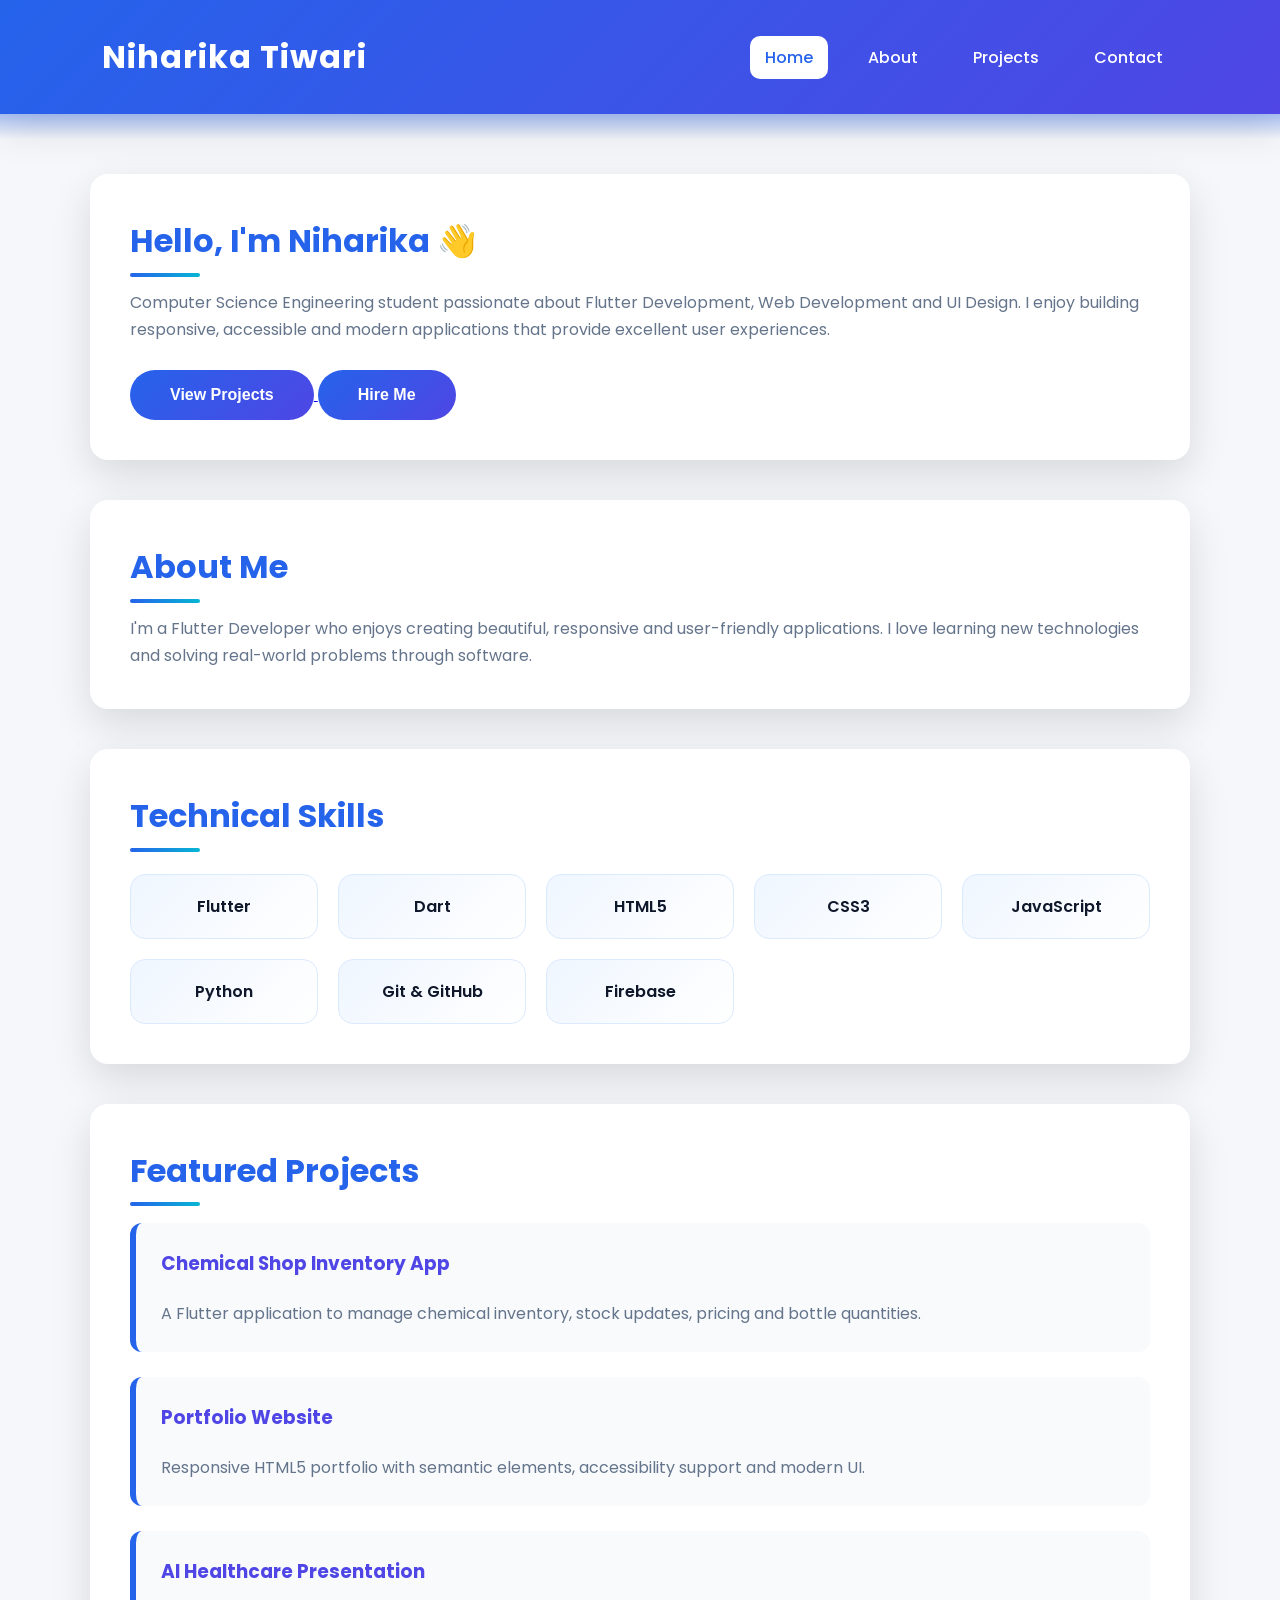
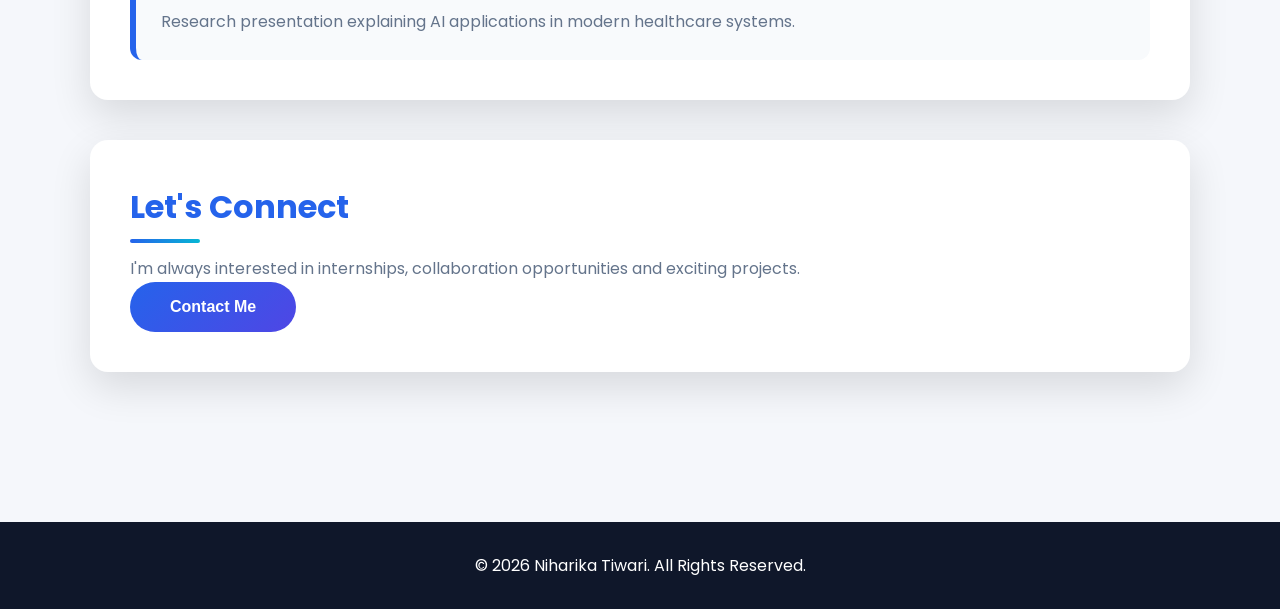
<file: Task1/index.html>
<!DOCTYPE html>
<html lang="en">

<head>
    <meta charset="UTF-8">
    <meta name="viewport"
          content="width=device-width, initial-scale=1.0">

    <title>Niharika Tiwari | Flutter Developer Portfolio</title>

    <meta name="description"
          content="Portfolio of Niharika Tiwari, Flutter Developer and Computer Science Student.">

    <meta name="keywords"
          content="Flutter, Portfolio, Web Developer, Student, HTML5">

    <meta name="author"
          content="Niharika Tiwari">

    <meta name="robots"
          content="index, follow">

    <link rel="stylesheet" href="css/style.css">
</head>

<body>

<body>

<a href="#main-content" class="skip-link">Skip to Main Content</a>

<header role="banner">

    <h1>Niharika Tiwari</h1>

    <nav aria-label="Primary Navigation">

        <ul>

            <li><a href="index.html" aria-current="page">Home</a></li>
            <li><a href="about.html">About</a></li>
            <li><a href="projects.html">Projects</a></li>
            <li><a href="contact.html">Contact</a></li>

        </ul>

    </nav>

</header>

<main id="main-content">

    <!-- Hero Section -->
    <section>

        <h2>Hello, I'm Niharika 👋</h2>

        <p>
            Computer Science Engineering student passionate about
            Flutter Development, Web Development and UI Design.
            I enjoy building responsive, accessible and modern
            applications that provide excellent user experiences.
        </p>

        <br>

        <a href="projects.html">
            <button>View Projects</button>
        </a>

        <a href="contact.html">
            <button>Hire Me</button>
        </a>

    </section>

    <!-- About Preview -->
    <section>

        <h2>About Me</h2>

        <p>

            I'm a Flutter Developer who enjoys creating beautiful,
            responsive and user-friendly applications.
            I love learning new technologies and solving
            real-world problems through software.

        </p>

    </section>

    <!-- Skills -->

    <section>

        <h2>Technical Skills</h2>

        <ul>

            <li>Flutter</li>
            <li>Dart</li>
            <li>HTML5</li>
            <li>CSS3</li>
            <li>JavaScript</li>
            <li>Python</li>
            <li>Git & GitHub</li>
            <li>Firebase</li>

        </ul>

    </section>

    <!-- Featured Projects -->

    <section>

        <h2>Featured Projects</h2>

        <article>

            <h3>Chemical Shop Inventory App</h3>

            <p>

                A Flutter application to manage chemical inventory,
                stock updates, pricing and bottle quantities.

            </p>

        </article>

        <article>

            <h3>Portfolio Website</h3>

            <p>

                Responsive HTML5 portfolio with semantic elements,
                accessibility support and modern UI.

            </p>

        </article>

        <article>

            <h3>AI Healthcare Presentation</h3>

            <p>

                Research presentation explaining AI applications
                in modern healthcare systems.

            </p>

        </article>

    </section>

    <!-- Contact Preview -->

    <section>

        <h2>Let's Connect</h2>

        <p>

            I'm always interested in internships,
            collaboration opportunities and exciting projects.

        </p>

        <a href="contact.html">
            <button>Contact Me</button>
        </a>

    </section>

</main>

<footer>

    <p>&copy; 2026 Niharika Tiwari. All Rights Reserved.</p>

</footer>

</body>

</body>

</html>
</file>
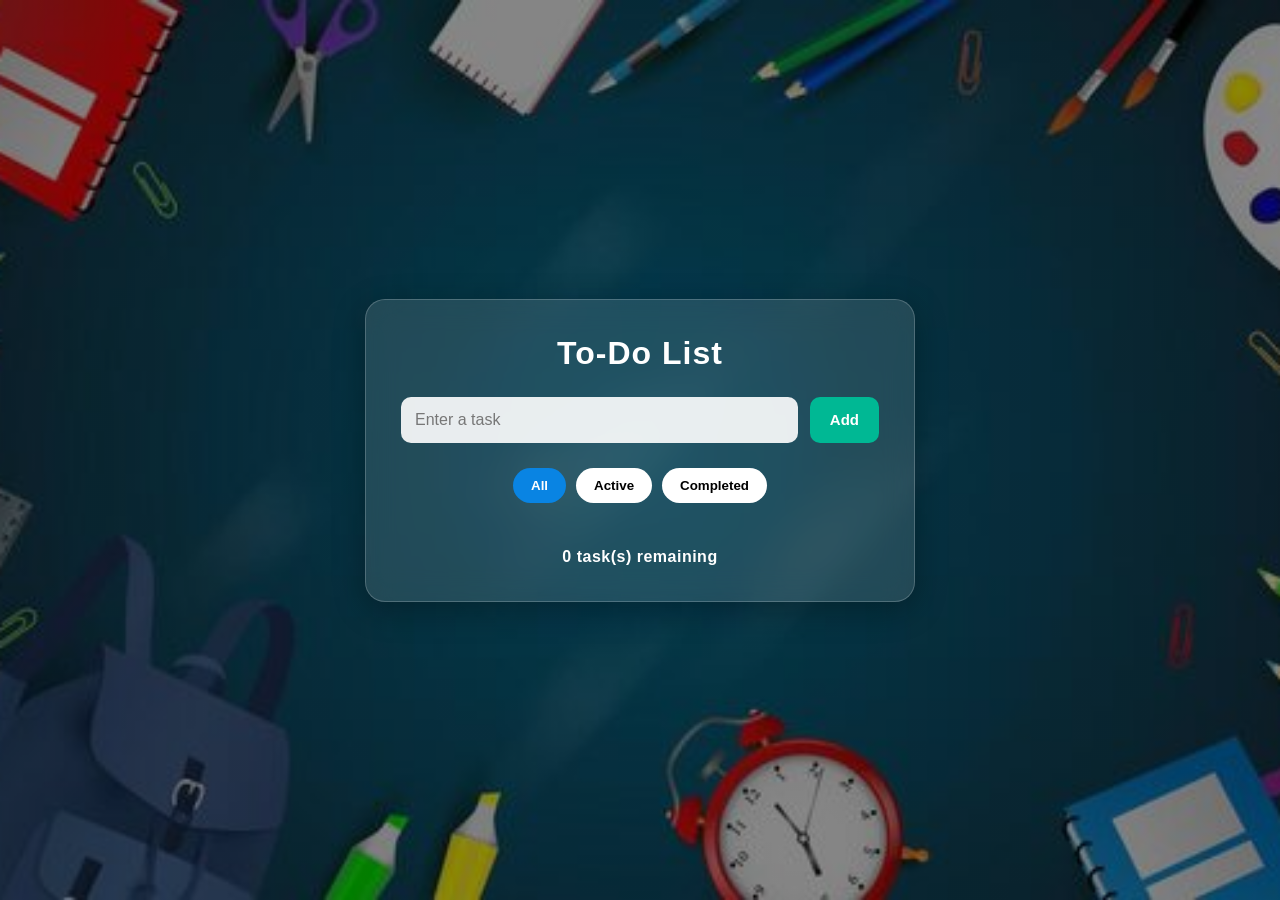
<file: Task3/index.html>
<!DOCTYPE html>
<html lang="en">
<head>
    <meta charset="UTF-8">
    <meta name="viewport"
          content="width=device-width, initial-scale=1.0">
    <title>To-Do App</title>

    <link rel="stylesheet" href="style.css">
</head>
<body>

<div class="container">

    <h1>To-Do List</h1>

    <div class="input-section">

        <input
            type="text"
            id="taskInput"
            placeholder="Enter a task">

        <button id="addBtn">
            Add
        </button>

    </div>

    <div class="filters">

        <button class="filter active"
                data-filter="all">
            All
        </button>

        <button class="filter"
                data-filter="active">
            Active
        </button>

        <button class="filter"
                data-filter="completed">
            Completed
        </button>

    </div>

    <ul id="taskList"></ul>

    <p id="taskCount"></p>

</div>

<script src="script.js"></script>

</body>
</html>
</file>
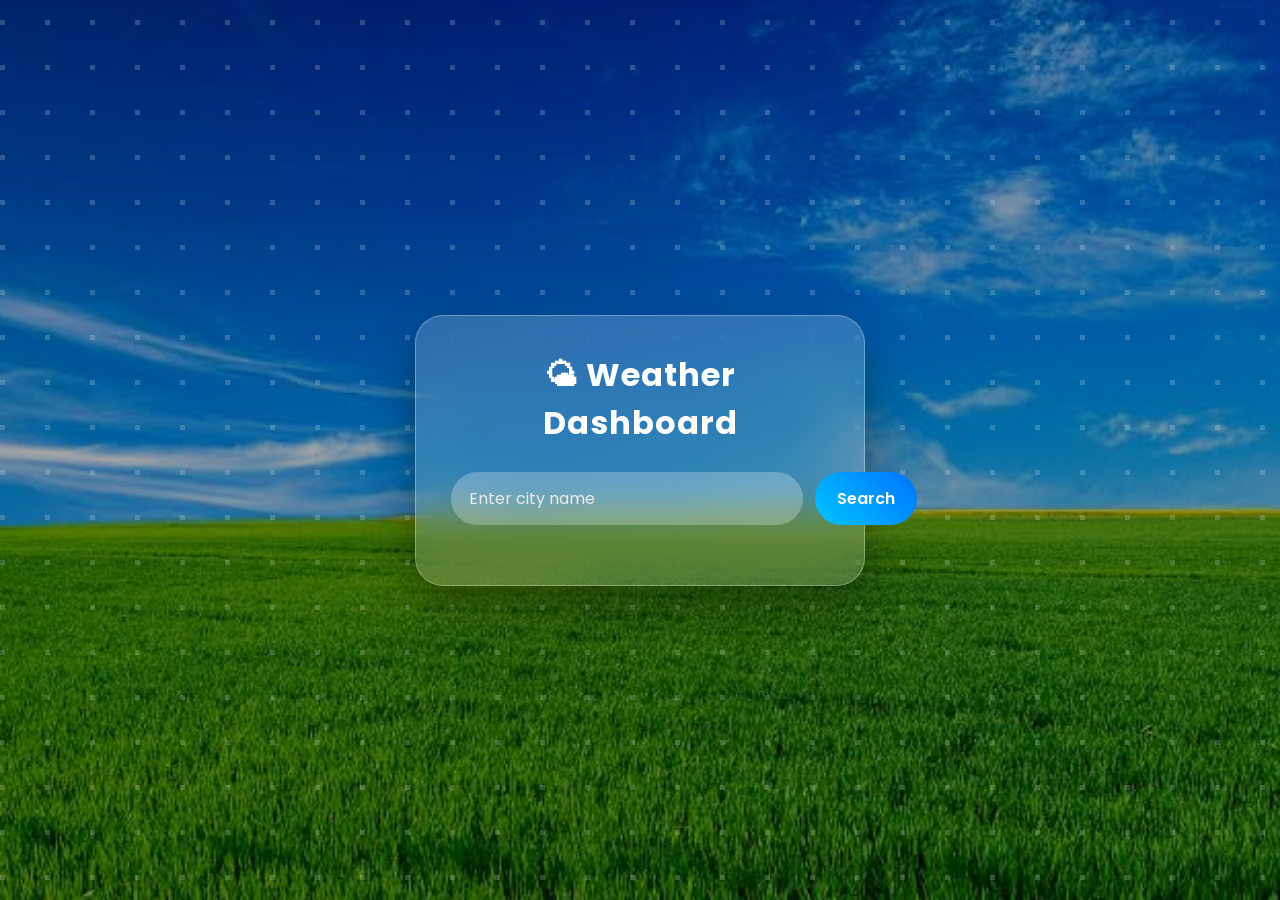
<file: Task4/index.html>
<!DOCTYPE html>
<html lang="en">

<head>
    <meta charset="UTF-8">
    <meta name="viewport" content="width=device-width, initial-scale=1.0">
    <title>Weather Dashboard</title>

    <link rel="stylesheet" href="style.css">
</head>

<body>

    <div class="container">

        <h1>🌤 Weather Dashboard</h1>

        <div class="search-box">
            <input
                type="text"
                id="cityInput"
                placeholder="Enter city name">

            <button id="searchBtn">
                Search
            </button>
        </div>

        <div id="loading" class="loading">
            Loading...
        </div>

        <div id="error" class="error"></div>

        <div class="weather-card" id="weatherCard">

            <h2 id="cityName"></h2>

            <img id="weatherIcon">

            <h1 id="temperature"></h1>

            <p id="description"></p>

            <div class="details">

                <div class="box">
                    <h3>Humidity</h3>
                    <p id="humidity"></p>
                </div>

                <div class="box">
                    <h3>Wind Speed</h3>
                    <p id="wind"></p>
                </div>

                <div class="box">
                    <h3>Feels Like</h3>
                    <p id="feels"></p>
                </div>

            </div>

        </div>

    </div>

<script src="script.js"></script>

</body>
</html>
</file>
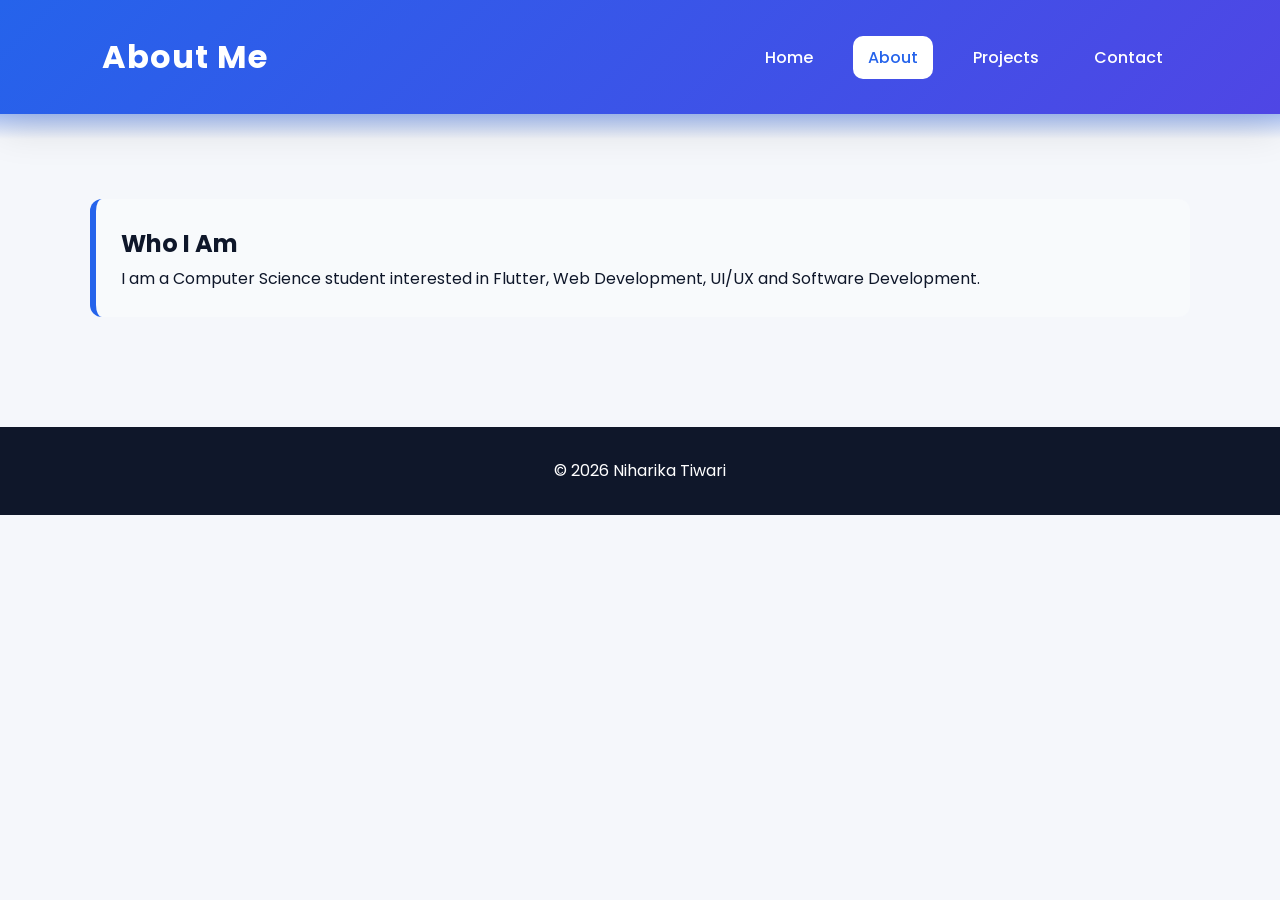
<file: Task1/about.html>
<!DOCTYPE html>
<html lang="en">

<head>

<meta charset="UTF-8">

<meta name="viewport" content="width=device-width, initial-scale=1.0">

<title>About | Niharika Tiwari</title>

<meta name="description"
content="Learn more about Flutter developer Niharika Tiwari.">

<link rel="stylesheet" href="css/style.css">

</head>

<body>

<header>

<h1>About Me</h1>

<nav aria-label="Primary Navigation">

<ul>

<li><a href="index.html">Home</a></li>

<li><a href="about.html" aria-current="page">About</a></li>

<li><a href="projects.html">Projects</a></li>

<li><a href="contact.html">Contact</a></li>

</ul>

</nav>

</header>

<main>

<article>

<h2>Who I Am</h2>

<p>

I am a Computer Science student interested in Flutter,
Web Development, UI/UX and Software Development.

</p>

</article>

</main>

<footer>

<p>&copy; 2026 Niharika Tiwari</p>

</footer>

</body>

</html>
</file>
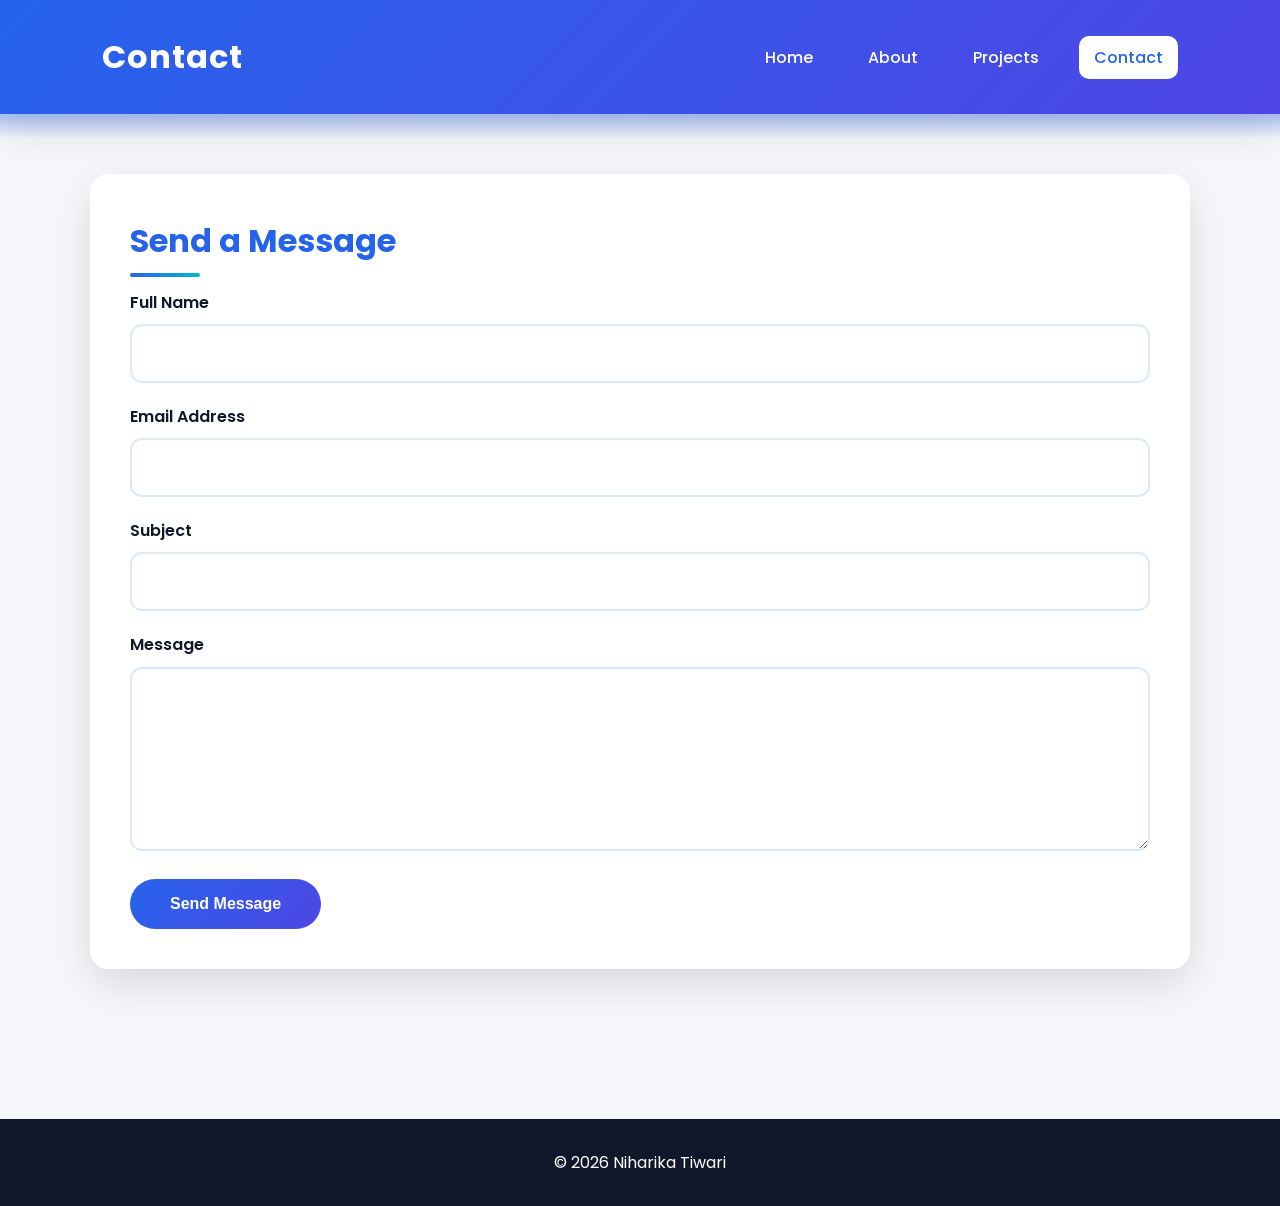
<file: Task1/contact.html>
<!DOCTYPE html>

<html lang="en">

<head>

<meta charset="UTF-8">

<meta name="viewport"
content="width=device-width, initial-scale=1.0">

<title>Contact</title>

<meta name="description"
content="Contact Niharika Tiwari">

<link rel="stylesheet" href="css/style.css">

</head>

<body>

<header>

<h1>Contact</h1>

<nav aria-label="Primary Navigation">

<ul>

<li><a href="index.html">Home</a></li>

<li><a href="about.html">About</a></li>

<li><a href="projects.html">Projects</a></li>

<li><a href="contact.html" aria-current="page">Contact</a></li>

</ul>

</nav>

</header>

<main>

<section>

<h2>Send a Message</h2>

<form action="#"
method="post"
aria-label="Contact Form">

<div>

<label for="name">Full Name</label>

<input
type="text"
id="name"
name="name"
required
autocomplete="name">

</div>

<div>

<label for="email">Email Address</label>

<input
type="email"
id="email"
name="email"
required
autocomplete="email">

</div>

<div>

<label for="subject">Subject</label>

<input
type="text"
id="subject"
name="subject"
required>

</div>

<div>

<label for="message">Message</label>

<textarea
id="message"
name="message"
rows="6"
required></textarea>

</div>

<button type="submit">

Send Message

</button>

</form>

</section>

</main>

<footer>

<p>&copy; 2026 Niharika Tiwari</p>

</footer>

</body>

</html>
</file>
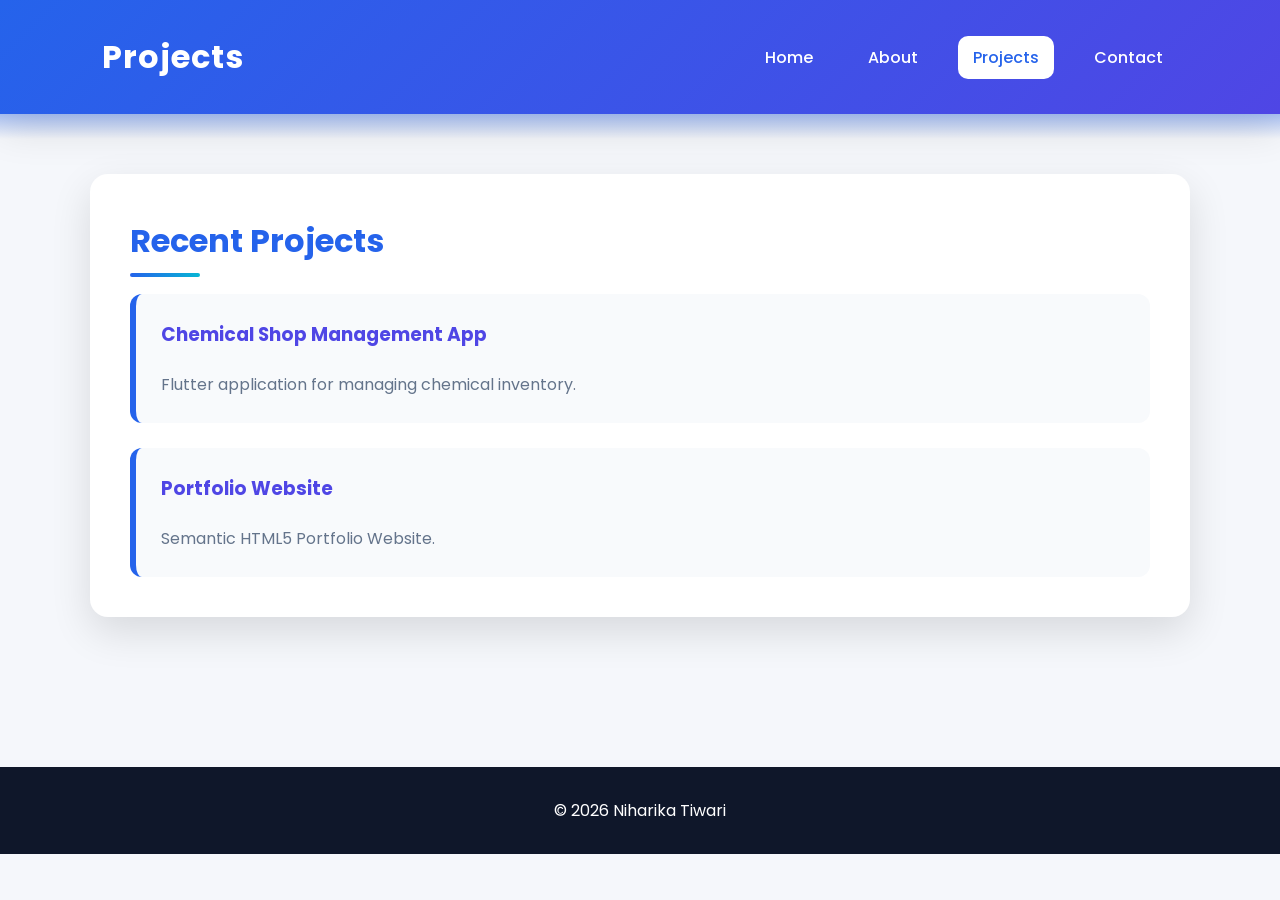
<file: Task1/projects.html>
<!DOCTYPE html>

<html lang="en">

<head>

<meta charset="UTF-8">

<meta name="viewport"
content="width=device-width, initial-scale=1.0">

<title>Projects</title>

<meta name="description"
content="Portfolio Projects">

<link rel="stylesheet" href="css/style.css">

</head>

<body>

<header>

<h1>Projects</h1>

<nav aria-label="Primary Navigation">

<ul>

<li><a href="index.html">Home</a></li>

<li><a href="about.html">About</a></li>

<li><a href="projects.html" aria-current="page">Projects</a></li>

<li><a href="contact.html">Contact</a></li>

</ul>

</nav>

</header>

<main>

<section>

<h2>Recent Projects</h2>

<article>

<h3>Chemical Shop Management App</h3>

<p>

Flutter application for managing chemical inventory.

</p>

</article>

<article>

<h3>Portfolio Website</h3>

<p>

Semantic HTML5 Portfolio Website.

</p>

</article>

</section>

</main>

<footer>

<p>&copy; 2026 Niharika Tiwari</p>

</footer>

</body>

</html>
</file>
<file: Task1/css/style.css>
/* ===========================
   GOOGLE FONT
=========================== */
@import url('https://fonts.googleapis.com/css2?family=Poppins:wght@300;400;500;600;700;800&display=swap');

/* ===========================
   CSS VARIABLES
=========================== */
:root{
    --primary:#2563eb;
    --secondary:#4f46e5;
    --accent:#06b6d4;
    --dark:#0f172a;
    --light:#f8fafc;
    --gray:#64748b;
    --white:#ffffff;
    --success:#22c55e;

    --shadow:0 15px 40px rgba(0,0,0,.12);
    --radius:18px;
    --transition:.35s ease;
}

/* ===========================
   RESET
=========================== */
*{
    margin:0;
    padding:0;
    box-sizing:border-box;
}

html{
    scroll-behavior:smooth;
}

body{
    font-family:'Poppins',sans-serif;
    background:#f5f7fb;
    color:var(--dark);
    line-height:1.7;
}

/* ===========================
   ACCESSIBILITY
=========================== */

.skip-link{
    position:absolute;
    left:-999px;
    top:10px;
    background:var(--primary);
    color:#fff;
    padding:12px 18px;
    border-radius:8px;
    z-index:1000;
    text-decoration:none;
}

.skip-link:focus{
    left:20px;
}

/* ===========================
   HEADER
=========================== */

header{

    background:linear-gradient(135deg,#2563eb,#4f46e5);

    color:white;

    padding:30px 8%;

    display:flex;

    justify-content:space-between;

    align-items:center;

    flex-wrap:wrap;

    box-shadow:var(--shadow);

    position:sticky;

    top:0;

    z-index:999;

}

header h1{

    font-size:2rem;

    font-weight:700;

    letter-spacing:1px;

}

/* ===========================
   NAVIGATION
=========================== */

nav ul{

    display:flex;

    list-style:none;

    gap:25px;

}

nav a{

    color:white;

    text-decoration:none;

    font-weight:500;

    transition:var(--transition);

    padding:10px 15px;

    border-radius:10px;

}

nav a:hover,
nav a:focus{

    background:rgba(255,255,255,.15);

}

nav a[aria-current="page"]{

    background:white;

    color:var(--primary);

}

/* ===========================
   MAIN
=========================== */

main{

    width:min(1100px,92%);

    margin:auto;

    padding:60px 0;

}

/* ===========================
   SECTION
=========================== */

section{

    background:white;

    margin-bottom:40px;

    padding:40px;

    border-radius:var(--radius);

    box-shadow:var(--shadow);

    transition:var(--transition);

}

section:hover{

    transform:translateY(-6px);

}

section h2{

    font-size:2rem;

    margin-bottom:20px;

    color:var(--primary);

    position:relative;

}

section h2::after{

    content:"";

    position:absolute;

    left:0;

    bottom:-8px;

    width:70px;

    height:4px;

    background:linear-gradient(to right,var(--primary),var(--accent));

    border-radius:20px;

}

section p{

    color:var(--gray);

    margin-top:20px;

}

/* ===========================
   SKILLS LIST
=========================== */

section ul{

    display:grid;

    grid-template-columns:repeat(auto-fit,minmax(170px,1fr));

    gap:20px;

    margin-top:30px;

}

section li{

    list-style:none;

    background:linear-gradient(135deg,#eff6ff,#ffffff);

    padding:18px;

    border-radius:15px;

    text-align:center;

    font-weight:600;

    transition:.3s;

    border:1px solid #dbeafe;

}

section li:hover{

    transform:translateY(-5px);

    background:linear-gradient(135deg,#2563eb,#06b6d4);

    color:white;

}

/* ===========================
   ARTICLES
=========================== */

article{

    background:#f8fafc;

    padding:25px;

    border-left:6px solid var(--primary);

    margin-top:25px;

    border-radius:12px;

    transition:var(--transition);

}

article:hover{

    transform:scale(1.02);

    box-shadow:var(--shadow);

}

article h3{

    color:var(--secondary);

    margin-bottom:10px;

}

/* ===========================
   FORM
=========================== */

form{

    display:flex;

    flex-direction:column;

    gap:20px;

}

label{

    font-weight:600;

    margin-bottom:8px;

    display:block;

}

input,
textarea{

    width:100%;

    padding:15px;

    border:2px solid #dbeafe;

    border-radius:12px;

    font-size:1rem;

    font-family:inherit;

    transition:var(--transition);

    background:white;

}

input:focus,
textarea:focus{

    outline:none;

    border-color:var(--primary);

    box-shadow:0 0 0 4px rgba(37,99,235,.15);

}

textarea{

    resize:vertical;

    min-height:160px;

}

/* ===========================
   BUTTON
=========================== */

button{

    align-self:flex-start;

    background:linear-gradient(135deg,var(--primary),var(--secondary));

    color:white;

    border:none;

    padding:16px 40px;

    font-size:1rem;

    font-weight:600;

    border-radius:50px;

    cursor:pointer;

    transition:var(--transition);

}

button:hover{

    transform:translateY(-3px);

    box-shadow:0 15px 25px rgba(37,99,235,.35);

}

button:active{

    transform:scale(.97);

}

/* ===========================
   FOOTER
=========================== */

footer{

    background:var(--dark);

    color:white;

    text-align:center;

    padding:30px;

    margin-top:50px;

}

/* ===========================
   LINKS
=========================== */

a{

    transition:var(--transition);

}

a:focus-visible,
button:focus-visible,
input:focus-visible,
textarea:focus-visible{

    outline:3px solid var(--accent);

    outline-offset:3px;

}

/* ===========================
   HERO EFFECT
=========================== */

header::after{

    content:"";

    position:absolute;

    bottom:-25px;

    left:0;

    width:100%;

    height:25px;

    background:linear-gradient(to bottom,
        rgba(37,99,235,.35),
        transparent);

}

/* ===========================
   SCROLLBAR
=========================== */

::-webkit-scrollbar{

    width:10px;

}

::-webkit-scrollbar-track{

    background:#e2e8f0;

}

::-webkit-scrollbar-thumb{

    background:linear-gradient(var(--primary),var(--accent));

    border-radius:10px;

}

/* ===========================
   RESPONSIVE
=========================== */

@media (max-width:768px){

header{

    flex-direction:column;

    gap:20px;

    text-align:center;

}

nav ul{

    flex-wrap:wrap;

    justify-content:center;

}

section{

    padding:25px;

}

section h2{

    font-size:1.6rem;

}

button{

    width:100%;

}

}

@media (max-width:500px){

header h1{

    font-size:1.5rem;

}

nav ul{

    gap:10px;

}

nav a{

    font-size:.95rem;

    padding:8px 12px;

}

section{

    padding:20px;

}

}
</file>
<file: Task3/style.css>
* {
    margin: 0;
    padding: 0;
    box-sizing: border-box;
    font-family: "Poppins", sans-serif;
}

body {
    min-height: 100vh;
    display: flex;
    justify-content: center;
    align-items: center;

    /* Background Image */
    background: linear-gradient(rgba(0,0,0,0.45),
                rgba(0,0,0,0.45)),
                url("bg.jpg") center/cover no-repeat;

    padding: 20px;
}

.container {
    width: 100%;
    max-width: 550px;

    background: rgba(255,255,255,0.12);
    backdrop-filter: blur(15px);
    -webkit-backdrop-filter: blur(15px);

    border: 1px solid rgba(255,255,255,.2);

    border-radius: 20px;

    padding: 35px;

    box-shadow:
        0 8px 32px rgba(0,0,0,.3);

    animation: fadeIn .6s ease;
}

@keyframes fadeIn {
    from{
        opacity:0;
        transform:translateY(20px);
    }
    to{
        opacity:1;
        transform:translateY(0);
    }
}

h1 {
    color: white;
    text-align: center;
    margin-bottom: 25px;
    font-size: 2rem;
    letter-spacing: 1px;
}

.input-section {
    display: flex;
    gap: 12px;
    margin-bottom: 25px;
}

input {
    flex: 1;
    padding: 14px;
    border: none;
    outline: none;

    border-radius: 10px;

    font-size: 16px;

    background: rgba(255,255,255,.9);
}

input::placeholder{
    color:#777;
}

#addBtn {

    background: #00b894;
    color: white;

    border: none;

    padding: 14px 20px;

    border-radius: 10px;

    font-size: 15px;
    font-weight: bold;

    cursor: pointer;

    transition: .3s;
}

#addBtn:hover{
    background:#00a383;
    transform:scale(1.05);
}

.filters{

    display:flex;

    justify-content:center;

    gap:10px;

    margin-bottom:25px;
}

.filter{

    border:none;

    padding:10px 18px;

    border-radius:30px;

    background:white;

    cursor:pointer;

    transition:.3s;

    font-weight:600;
}

.filter:hover{

    transform:translateY(-2px);

}

.filter.active{

    background:#0984e3;

    color:white;
}

#taskList{

    list-style:none;

    display:flex;

    flex-direction:column;

    gap:12px;

}

li{

    background:rgba(255,255,255,.92);

    border-radius:12px;

    padding:14px 16px;

    display:flex;

    justify-content:space-between;

    align-items:center;

    animation:slide .3s ease;
}

@keyframes slide{

    from{
        opacity:0;
        transform:translateX(-20px);
    }

    to{
        opacity:1;
        transform:translateX(0);
    }

}

li span{

    flex:1;

    font-size:16px;

    word-break:break-word;
}

.completed span{

    text-decoration:line-through;

    color:#888;
}

.actions{

    display:flex;

    gap:8px;
}

.actions button{

    border:none;

    width:38px;

    height:38px;

    border-radius:50%;

    cursor:pointer;

    transition:.25s;

    color:white;

    font-size:16px;
}

.complete{

    background:#00b894;
}

.complete:hover{

    transform:scale(1.15);
}

.edit{

    background:#f39c12;
}

.edit:hover{

    transform:scale(1.15);
}

.delete{

    background:#e74c3c;
}

.delete:hover{

    transform:scale(1.15);
}

#taskCount{

    color:white;

    text-align:center;

    margin-top:20px;

    font-weight:600;

    letter-spacing:.5px;
}

@media(max-width:600px){

    .container{

        padding:25px;
    }

    .input-section{

        flex-direction:column;
    }

    #addBtn{

        width:100%;
    }

}
</file>
<file: Task4/style.css>
/* Google Font */
@import url('https://fonts.googleapis.com/css2?family=Poppins:wght@300;400;500;600;700&display=swap');

*{
    margin:0;
    padding:0;
    box-sizing:border-box;
    font-family:'Poppins',sans-serif;
}

body{
    min-height:100vh;
    display:flex;
    justify-content:center;
    align-items:center;
    padding:20px;

    background:
        linear-gradient(rgba(0,0,0,.35),rgba(0,0,0,.35)),
        url("bg.jpg") center/cover no-repeat;

    overflow:hidden;
}

/* Animated background effect */
body::before{
    content:"";
    position:fixed;
    width:300%;
    height:300%;
    background:
    radial-gradient(circle,#ffffff30 3px,transparent 3px);
    background-size:45px 45px;
    animation:moveBg 45s linear infinite;
    z-index:-1;
}

@keyframes moveBg{
    from{transform:translate(0,0);}
    to{transform:translate(-400px,-300px);}
}

.container{

    width:100%;
    max-width:450px;

    background:rgba(255,255,255,.18);

    backdrop-filter:blur(18px);
    -webkit-backdrop-filter:blur(18px);

    border:1px solid rgba(255,255,255,.3);

    border-radius:28px;

    padding:35px;

    text-align:center;

    color:white;

    box-shadow:
    0 20px 45px rgba(0,0,0,.35);

    animation:fadeIn .8s ease;

}

@keyframes fadeIn{

    from{
        opacity:0;
        transform:translateY(40px);
    }

    to{
        opacity:1;
        transform:translateY(0);
    }

}

.container h1{

    font-size:2rem;
    margin-bottom:25px;
    letter-spacing:1px;

}

.search-box{

    display:flex;
    gap:12px;
    margin-bottom:25px;

}

.search-box input{

    flex:1;
    padding:14px 18px;

    border:none;
    outline:none;

    border-radius:40px;

    background:rgba(255,255,255,.25);

    color:white;
    font-size:16px;

}

.search-box input::placeholder{

    color:#ececec;

}

.search-box button{

    border:none;
    padding:14px 22px;

    border-radius:40px;

    cursor:pointer;

    background:#00c6ff;
    background:linear-gradient(45deg,#00c6ff,#0072ff);

    color:white;

    font-size:16px;
    font-weight:600;

    transition:.3s;

}

.search-box button:hover{

    transform:translateY(-3px) scale(1.05);

    box-shadow:
    0 10px 20px rgba(0,114,255,.5);

}

.loading{

    display:none;
    color:#fff;
    margin-top:20px;
    font-weight:600;

}

.error{

    color:#ffb3b3;
    font-weight:600;
    margin-top:15px;

}

.weather-card{

    display:none;

    animation:showCard .5s ease;

}

@keyframes showCard{

    from{
        opacity:0;
        transform:scale(.9);
    }

    to{
        opacity:1;
        transform:scale(1);
    }

}

.weather-card img{

    width:120px;
    margin-top:10px;

    animation:floatIcon 3s ease-in-out infinite;

}

@keyframes floatIcon{

    0%{
        transform:translateY(0);
    }

    50%{
        transform:translateY(-8px);
    }

    100%{
        transform:translateY(0);
    }

}

#cityName{

    font-size:28px;
    margin-top:10px;

}

#temperature{

    font-size:58px;
    font-weight:700;
    margin:5px 0;

}

#description{

    text-transform:capitalize;
    font-size:20px;
    margin-bottom:20px;
    color:#f3f3f3;

}

.details{

    display:grid;
    grid-template-columns:repeat(3,1fr);
    gap:15px;

}

.box{

    background:rgba(255,255,255,.2);

    border-radius:18px;

    padding:18px;

    transition:.3s;

}

.box:hover{

    transform:translateY(-8px);

    background:rgba(255,255,255,.3);

}

.box h3{

    font-size:15px;
    margin-bottom:8px;

}

.box p{

    font-size:22px;
    font-weight:600;

}

/* Responsive */

@media(max-width:500px){

.container{

    padding:25px;

}

.details{

    grid-template-columns:1fr;

}

.search-box{

    flex-direction:column;

}

.search-box button{

    width:100%;

}

#temperature{

    font-size:48px;

}

}
</file>
